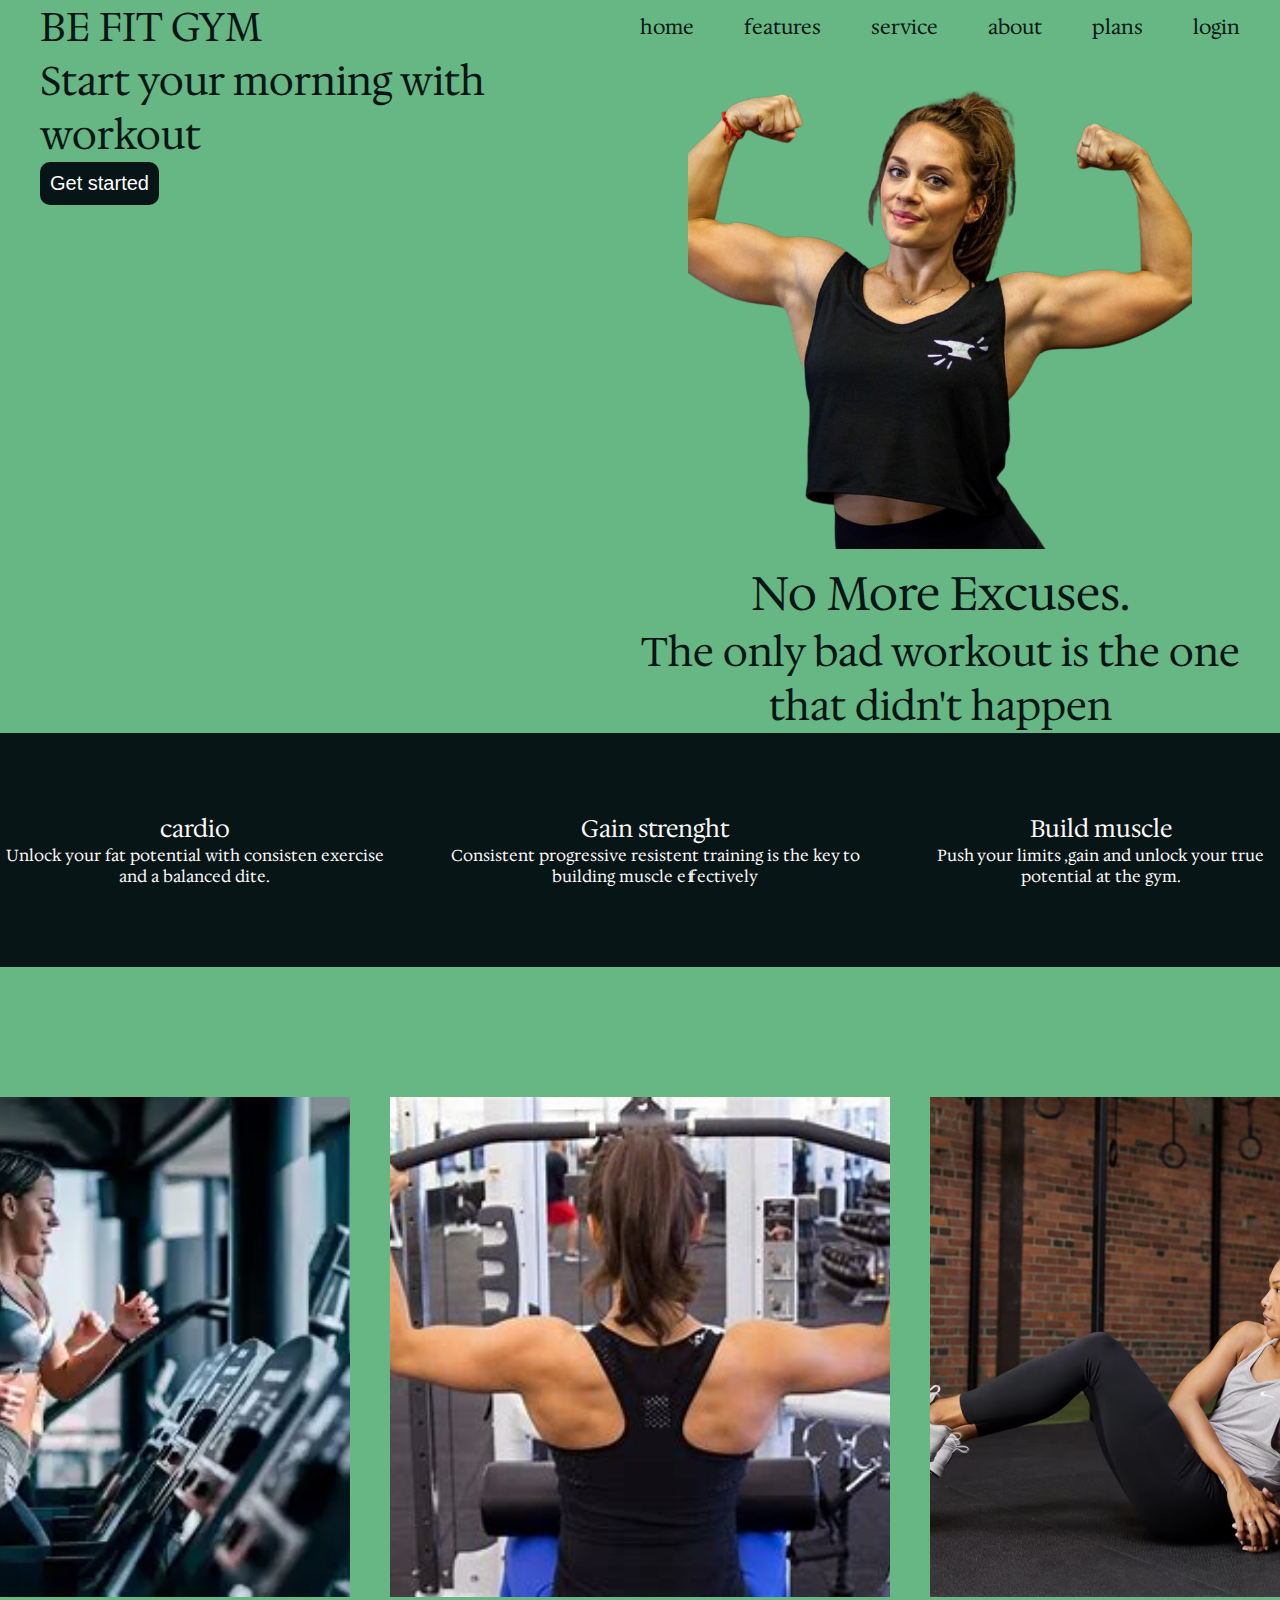
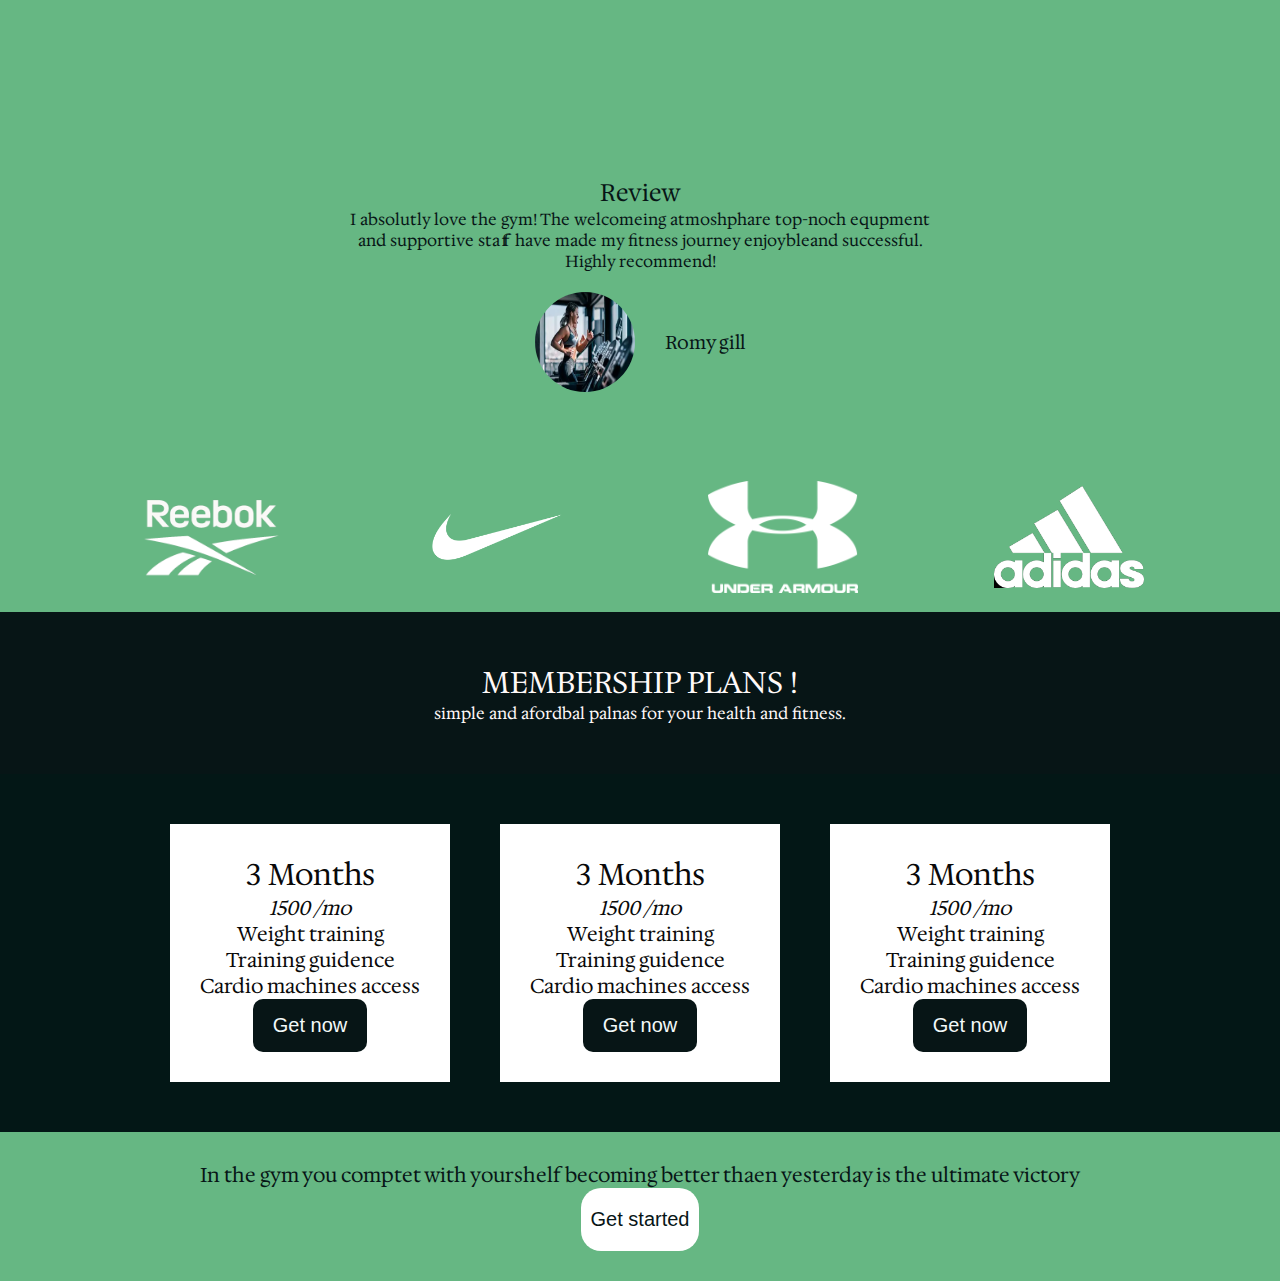
<file: index.html>
<!DOCTYPE html>
<html lang="en">

<head>
    <meta charset="UTF-8">
    <meta name="viewport" content="width=device-width, initial-scale=1.0">
    <title>be fit gym</title>
    <link rel="stylesheet" href="style.css">
    <link rel="preconnect" href="https://fonts.googleapis.com">
    <link rel="preconnect" href="https://fonts.gstatic.com" crossorigin>
    <link href="https://fonts.googleapis.com/css2?family=Hedvig+Letters+Serif:opsz@12..24&display=swap"
        rel="stylesheet">
        <link href='https://cdn.boxicons.com/fonts/basic/boxicons.min.css' rel='stylesheet'>

</head>

<body>
       <nav>
        <h1>BE FIT GYM</h1>
        <div class="nav-links">
             <a href="index.html">home</a>
            <a href="index.html#features">features</a>
            <a href="index.html#services">service</a>
            <a href="index.html#about">about</a>
            <a href="index.html">plans</a>
            <a href="login.html">login</a>
        </div>
        <button class="menuBtn"><i class='bx  bx-menu'  ></i> </button>
    </nav> 

    <div class="section-1">
        <div class="section-1-box">
            <h2 class="tagline">Start your morning with workout</h2>
            <button>Get started</button>
        </div>
        <div class="section-1-box section-1-box-2">
            <img src="R-removebg-preview.png" alt="">
            <h3>No More Excuses.</h3>
            <p>The only bad workout is the one that didn't happen</p>
        </div>

    </div>
     <div class="section-2" id="features">
        <div class="section-2-box">
            <i class='bx  bx-fire-alt'></i>
            <h2>cardio</h2>
            <p>Unlock your fat potential with consisten exercise and a balanced dite.</p>
        </div>
        <div class="section-2-box">
            <i class='bx  bx-dumbbell-alt'  ></i> 
            <h2>Gain strenght</h2>
<p>Consistent progressive resistent training is the key to building muscle effectively</p>     
   </div>
        <div class="section-2-box">
           <i class='bx  bx-dumbbell-alt'  ></i> 
            <h2> Build muscle</h2>
            <p>Push your limits ,gain and unlock your true potential at the gym.</p>
        </div>
    </div> 
<div class="section-3">
    <img src="3.webp" alt="">
        <img src="4.jpg" alt="">
            <img src="5.avif" alt="">
</div>
 <div class="section-4">
<h2>Review</h2>
<p>I absolutly love the gym! The welcomeing atmoshphare top-noch equpment and supportive staff have made my fitness journey enjoybleand successful. Highly recommend!</p>
<div class="section-4-box">
    <img src="3.webp" alt="">
<h3>Romy gill</h3>
</div>
</div> 
 <div class="section-5">
    <img src="pngwing.com.png" alt="">
    <img src="pngwing.com (1).png "alt="">
    <img src="pngwing.com (3).png" alt="">
    <img src="pngwing.com (2).png" alt="">
</div>

 <div class="section-6" id="services">
<h5>MEMBERSHIP PLANS !</h5> 
<p>simple and afordbal palnas for your health and fitness.</p>
</div>
<div class="section-7">
  <div class="section-7-box">
        <h2>3 Months </h2>
        <i class='bxr  bx-rupee'  >1500 /mo</i> 
<p>Weight training</p>
<p>Training guidence</p>
<p> Cardio machines access</p>
<button>Get now</button>
</div>

  <div class="section-7-box">
        <h2>3 Months </h2>
        <i class='bxr  bx-rupee'  >1500 /mo</i> 
<p>Weight training</p>
<p>Training guidence</p>
<p> Cardio machines access</p>
<button>Get now</button>
</div>
  <div class="section-7-box">
        <h2>3 Months </h2>
        <i class='bxr  bx-rupee'  >1500 /mo</i> 
<p>Weight training</p>
<p>Training guidence</p>
<p> Cardio machines access</p>
<button>Get now</button>
</div>
</div>
<div class="section-8" id="about">
    <p>In the gym you comptet with yourshelf becoming better thaen yesterday is the ultimate victory</p>
    <button>Get started <i class='bxr  bx-arrow-right'  ></i> </button>
</div>


</body>

</html>
</file>
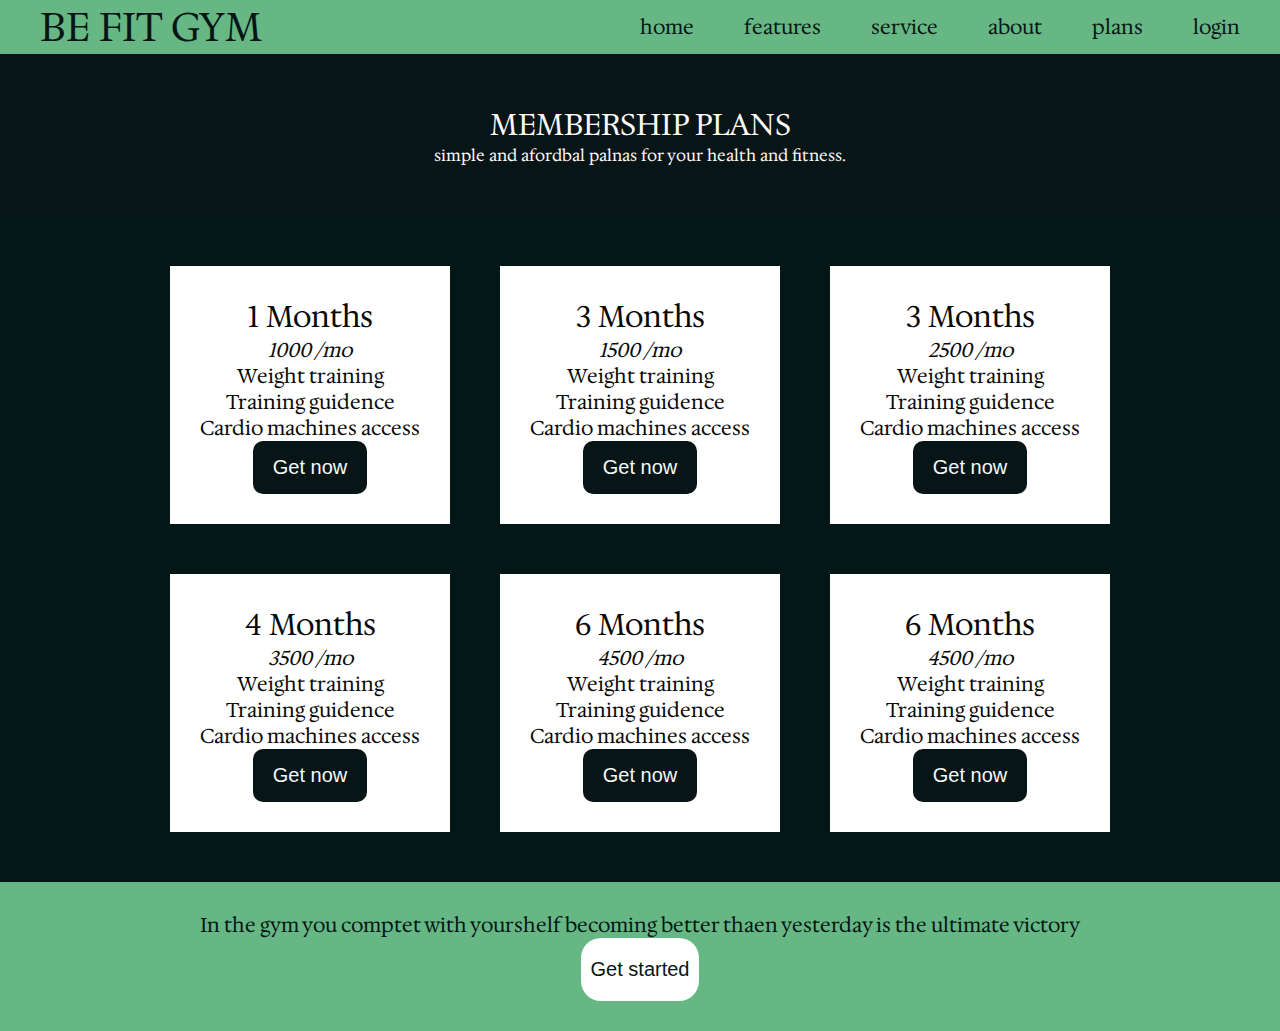
<file: plans.html>
<!DOCTYPE html>
<html lang="en">
<head>
    <meta charset="UTF-8">
    <meta name="viewport" content="width=device-width, initial-scale=1.0">
   <title>be fit gym</title>
    <link rel="stylesheet" href="style.css">
    <link rel="preconnect" href="https://fonts.googleapis.com">
    <link rel="preconnect" href="https://fonts.gstatic.com" crossorigin>
    <link href="https://fonts.googleapis.com/css2?family=Hedvig+Letters+Serif:opsz@12..24&display=swap"
        rel="stylesheet">
        <link href='https://cdn.boxicons.com/fonts/basic/boxicons.min.css' rel='stylesheet'>

</head>
<body>
     <nav>
        <h1>BE FIT GYM</h1>
          <div class="nav-links">
             <a href="index.html">home</a>
            <a href="index.html#features">features</a>
            <a href="index.html#services">service</a>
            <a href="index.html#about">about</a>
            <a href="index.html">plans</a>
            <a href="login.html">login</a>
        </div>
        <button class="menuBtn"><i class='bx  bx-menu'  ></i> </button>
    </nav> 

     <div class="section-6" id="services">
<h5>MEMBERSHIP PLANS</h5> 
<p>simple and afordbal palnas for your health and fitness.</p>
</div>
<div class="section-7 gridContainer">
  <div class="section-7-box">
        <h2>1 Months </h2>
        <i class='bxr  bx-rupee'  >1000 /mo</i> 
<p>Weight training</p>
<p>Training guidence</p>
<p> Cardio machines access</p>
<button>Get now</button>
</div>

  <div class="section-7-box">
        <h2>3 Months </h2>
        <i class='bxr  bx-rupee'  >1500 /mo</i> 
<p>Weight training</p>
<p>Training guidence</p>
<p> Cardio machines access</p>
<button>Get now</button>
</div>
  <div class="section-7-box">
        <h2>3 Months </h2>
        <i class='bxr  bx-rupee'  >2500 /mo</i> 
<p>Weight training</p>
<p>Training guidence</p>
<p> Cardio machines access</p>
<button>Get now</button>
</div>
  <div class="section-7-box">
        <h2>4 Months </h2>
        <i class='bxr  bx-rupee'  >3500 /mo</i> 
<p>Weight training</p>
<p>Training guidence</p>
<p> Cardio machines access</p>
<button>Get now</button>
</div>
  <div class="section-7-box">
        <h2>6 Months </h2>
        <i class='bxr  bx-rupee'  >4500 /mo</i> 
<p>Weight training</p>
<p>Training guidence</p>
<p> Cardio machines access</p>
<button>Get now</button>
</div>
  <div class="section-7-box">
        <h2>6 Months </h2>
        <i class='bxr  bx-rupee'  >4500 /mo</i> 
<p>Weight training</p>
<p>Training guidence</p>
<p> Cardio machines access</p>
<button>Get now</button>
</div>


</div>



    <div class="section-8">
    <p>In the gym you comptet with yourshelf becoming better thaen yesterday is the ultimate victory</p>
    <button>Get started <i class='bxr  bx-arrow-right'  ></i> </button>
</div>
</body>
</html>
</file>
<file: style.css>
*{
    margin:0px;
    padding: 0px;
    box-sizing: border-box ;
    scroll-behavior: smooth;
}
body{
    background-color: rgb(102, 183, 131);
      font-family: "Hedvig Letters Serif", serif;
color:rgb(7, 21, 22);
scroll-behavior: smooth;
}
nav{
    display: flex;
    align-items: center;
    justify-content: space-between;
    max-width: 1200px;
    margin: auto;
}
.nav-links{
    display: flex;
    gap: 50px;
}
nav h1{
    font-size: 40px;
color:rgb(7, 21, 22);
}
.nav-links a{
color:rgb(7, 21, 22);
    text-decoration: none;
    font-size: 20px;
}
.section-1{
    display: flex;
    max-width: 1200px;
       margin: auto;
color:rgb(7, 21, 22);
}
.section-1-box{
    width: 50%;
   
}
.section-1-box-2{
    text-align: center;
    font-size: 40px;
}
.tagline{
    font-size: 40px;
    font-weight: 900;
color:rgb(7, 21, 22);
}
.section-1-box button {
    background-color:rgb(7, 21, 22);
    color: white;
    font-size: 20px;
    padding: 10px 10px ;
    border-radius: 10px;
    border: none;
    }
    .section-1-box button:hover{
        color: rgb(102, 183, 131);
    }
.section-2{
background-color:rgb(7, 21, 22);
    color: rgb(252, 249, 249);
    display: flex;
    justify-content: center;
    gap: 40px;
    padding: 80px 0;
}
.section-2-box{
    text-align: center;
}

.section-2-box i{
     font-size: 60px;
}
.section-2-box i:hover{
color:rgb(102, 183, 131);
}
.section-3{
 display: flex;
gap: 40px;
 padding: 80px 0px;
 margin: 50px 0px;
 justify-content: center;
}
.section-3 img{
    height: 500px;
width: 500px;
object-fit: cover;
}
.section-3 img:hover{
    scale: 1.1;
    transition: ease-in-out .9s;
}

.section-4{
    text-align: center;
    padding: 50px 0;
}
.h2{
    font-size: 30px;
}
.section-4 img{
    height: 100px;
    width: 100px;
    border-radius: 150%;

}
.section-4 p {
    max-width: 600px;
    margin: auto;
}
.section-4-box{
    display: flex;
    padding: 20px;
    justify-content: center;gap: 30px;align-items: center;
}

.section-5{
    display: flex;
    justify-content: space-evenly;align-items: center;

}

.section-5 img{
    height: 150px;
    width: 150px;
    object-fit: scale-down;
    filter: invert(2);
}
.section-5 img:hover{
    scale: 1.4;
    transition: ease-in-out .9s;
}

.section-6{
    text-align: center;
    padding: 50px;
    background-color:rgb(7, 21, 22);

    color: rgb(255, 249, 249);
}
.section-6 h5{
 font-size: 30px;
}
.section-7{
display: flex;
 color: rgb(9, 9, 9);
gap: 50px;
 padding: 50px 0px;
 /* margin: 10px 0px; */
 justify-content: center;
background-color: rgb(3, 23, 22);
    font-size: 20px;

}
  
.section-7-box{
    background-color: white;
    text-align: center;
    padding: 30px;
}
.section-7-box button {
color:rgb(243, 249, 249);
  background-color: rgb(7, 21, 22);
  font-size: 20px;
    padding: 15px 20px ;
    border-radius: 10px;
    border: none;

}
.section-7-box button:hover{
    background-color:rgb(102, 183, 131);

}

.section-7-box:hover{
    scale: 1.1;
    transition: ease-in-out .9s;
}

.section-8{
    padding: 30px;
    text-align: center;
    font-size: 20px;

}

.section-8 button{
color:rgb(7, 21, 22);
    background-color:white;

    padding: 20px 10px;
  font-size: 20px;
    border-radius:20px;
    border: none;
}
.section-8 button:hover{
    background-color:rgb(7, 21, 22)(134, 140, 251);
}

   



.loginContainer{
    height: 100vh;
    width: 100%;
    background-image: url('/health-club-without-people-with-exercise-equipment.jpg');
    background-repeat: no-repeat;
    background-size: cover;
    display: flex;
    justify-content: center;
    align-items: center;
    
}


.loginBox{
    /* height: 600px; */
    width: 500px;
    border: 2px solid rgb(220, 216, 216);
    border-radius: 20px;
        backdrop-filter: blur(20px);
        display: flex;
        flex-direction: column;
        justify-content: center;
        align-items: center;
        color: rgb(7, 21, 22);padding: 20px;
        gap: 20px;
      

}
.box{
    display: flex;
}
.loginBox input{
    width: 100%;
    height: 50px;
      background: none;
        border: none;
        border-bottom: 2px solid white;
}
.remembermrrow{
    display: flex;
 justify-content:space-between ;align-items: center;
 width: 100%;

}
.checkboxdiv{
    display: flex;
    gap: 10px;
    justify-content: start;
    width: 40%;
}
.checkboxdiv input{
    height: 20px;
    width: 20px;
}
    
    
.link{
        display: flex;
    justify-content: start;


}




.loginBox button{
    font-size: 20px;
    width: 100%;
    height: 50px;
    background-color: rgb(7, 21, 22);
    color: white;
    border-radius: 10px;
    border: none;

}

.checkboxdiv label{
    width: 80%;
}

.gridContainer{
    display: grid;
    grid-template-columns: auto auto auto;
}

.menuBtn{
    display: none;
    background: none;
    border: none;
    color: white;
    font-size: 50px;
}






@media only screen and (max-width : 600px){
    body{
        /* background-color: rgb(255, 0, 0); */
/* font-size: 14px; */
    }
    .menuBtn{
        display: block;
    }
    .nav-links{
        display: none;
    }

    .section-1{
        flex-direction: column;
    }
    .section-1-box{
        width: 100%;
    }
    .section-1-box-2 img{
        width: 100%;
    }


    .section-2{
        flex-direction: column;
    }

    
.section-3{
        flex-direction: column;
}
.section-3 img{
    height: 350px;
width: 350px;
}
 .section-5{
    display: flow-root;
}


.gridContainer{
    display: grid;
    grid-template-columns: auto;
}

   }
</file>
